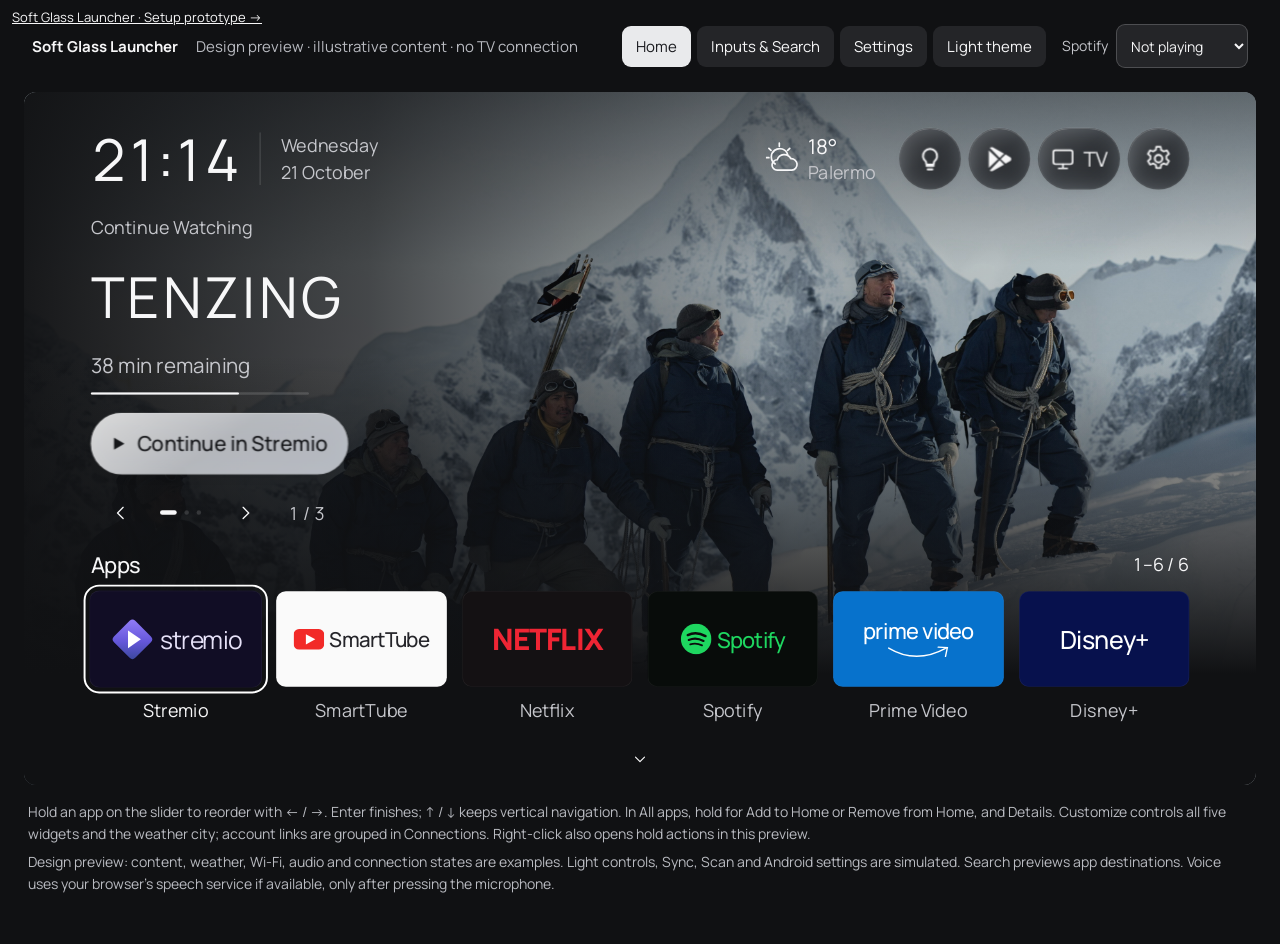
<file: design/launcher/index.html>
<!doctype html>
<html lang="en">
<head>
  <meta charset="utf-8">
  <meta name="viewport" content="width=device-width,initial-scale=1">
  <title>Soft Glass Launcher — design preview</title>
  <link rel="stylesheet" href="rail.css">
  <link rel="stylesheet" href="spotify-notch.css">
  <link rel="stylesheet" href="materials.css">
  <link rel="stylesheet" href="widgets.css">
  <link rel="stylesheet" href="customization.css">
  <link rel="stylesheet" href="glass-ui.css">
  <script src="directional-navigation.js" defer></script>
  <script src="press-actions.js" defer></script>
  <script src="rail.js" defer></script>
  <script src="commands.js" defer></script>
</head>
<body>
<a href="../onboarding/index.html" style="position:fixed;z-index:100;top:8px;left:12px;color:inherit;font:13px Manrope,sans-serif">Soft Glass Launcher · Setup prototype →</a>
<header class="preview-tools">
  <div><strong>Soft Glass Launcher</strong><span>Design preview · illustrative content · no TV connection</span></div>
  <nav aria-label="Preview views">
    <button data-preview="home" aria-pressed="true">Home</button>
    <button data-preview="lower" aria-pressed="false">Inputs & Search</button>
    <button data-preview="settings" aria-pressed="false">Settings</button>
    <button id="theme-preview" aria-pressed="false">Light theme</button>
    <label class="spotify-demo-control">Spotify
      <select id="spotify-preview" aria-label="Spotify playback example">
        <option value="off">Not playing</option>
        <option value="playing">Playing · demo</option>
      </select>
    </label>
  </nav>
</header>
<main class="preview-main">
<div class="viewport" id="viewport">
<div class="screen" id="screen" data-theme="dark" data-page="home">
<svg class="sprite" aria-hidden="true" xmlns="http://www.w3.org/2000/svg"><defs>
<symbol id="bulb" viewBox="0 0 24 24"><path d="M9 18h6M10 21h4M8.5 14.5a6 6 0 1 1 7 0L15 17H9z"/></symbol>
<symbol id="weather" viewBox="0 0 32 32"><path d="M13 4V1M5 8 3 6M21 8l2-2M3 15H0M9 21a8 8 0 1 1 12-9"/><path d="M11 27a5 5 0 1 1 0-10 7 7 0 0 1 13-1 5.5 5.5 0 1 1 1 11z"/></symbol>
<symbol id="settings" viewBox="0 0 24 24"><path d="m10 3-.5 3-2.4 1.4-2.9-1-2 3.3 2.3 2v2.7l-2.3 2 2 3.3 2.9-1L9.5 20l.5 3h4l.5-3 2.4-1.3 2.9 1 2-3.3-2.3-2v-2.7l2.3-2-2-3.3-2.9 1L14.5 6 14 3z" transform="translate(1 -1) scale(.91)"/><circle cx="12" cy="11.9" r="3.2"/></symbol>
<symbol id="inputs" viewBox="0 0 24 24"><rect x="3" y="5" width="18" height="13" rx="2"/><path d="M8 22h8M12 18v4M1 11h10M8 8l3 3-3 3"/></symbol>
<symbol id="grid" viewBox="0 0 24 24"><rect x="3" y="3" width="5" height="5" rx="1"/><rect x="16" y="3" width="5" height="5" rx="1"/><rect x="3" y="16" width="5" height="5" rx="1"/><rect x="16" y="16" width="5" height="5" rx="1"/></symbol>
<symbol id="chevron" viewBox="0 0 24 24"><path d="m6 9 6 6 6-6"/></symbol>
<symbol id="cloud" viewBox="0 0 32 32"><path d="M9 25a6 6 0 1 1 0-12 8 8 0 0 1 15-1 6.5 6.5 0 1 1 1 13z"/></symbol>
<symbol id="rain" viewBox="0 0 32 32"><path d="M9 21a5 5 0 1 1 0-10 7 7 0 0 1 13-1 5.5 5.5 0 1 1 1 11zM11 26l-1 3M18 26l-1 3M25 26l-1 3"/></symbol>
<symbol id="pencil" viewBox="0 0 24 24"><path d="m15.5 4.5 4 4M4 20l4.5-1 12-12a2.8 2.8 0 0 0-4-4L4.5 15z"/></symbol>
<symbol id="wifi" viewBox="0 0 24 24"><path d="M2 8a16 16 0 0 1 20 0M5 12a11 11 0 0 1 14 0M8.5 16a5 5 0 0 1 7 0"/><circle cx="12" cy="20" r=".6" fill="currentColor"/></symbol>
<symbol id="hdmi" viewBox="0 0 24 24"><path d="M4 8h16v7l-3 3H7l-3-3zM8 18v4M16 18v4M8 8V4M12 8V4M16 8V4"/></symbol>
<symbol id="plus" viewBox="0 0 24 24"><path d="M12 4v16M4 12h16"/></symbol>
<symbol id="play-store" viewBox="0 0 40 40"><path fill="none" d="M0,0h40v40H0V0z"/><g><path d="M19.7,19.2L4.3,35.3c0,0,0,0,0,0c0.5,1.7,2.1,3,4,3c0.8,0,1.5-0.2,2.1-0.6l0,0l17.4-9.9L19.7,19.2z" fill="#EA4335"/><path d="M35.3,16.4L35.3,16.4l-7.5-4.3l-8.4,7.4l8.5,8.3l7.5-4.2c1.3-0.7,2.2-2.1,2.2-3.6C37.5,18.5,36.6,17.1,35.3,16.4z" fill="#FBBC04"/><path d="M4.3,4.7C4.2,5,4.2,5.4,4.2,5.8v28.5c0,0.4,0,0.7,0.1,1.1l16-15.7L4.3,4.7z" fill="#4285F4"/><path d="M19.8,20l8-7.9L10.5,2.3C9.9,1.9,9.1,1.7,8.3,1.7c-1.9,0-3.6,1.3-4,3c0,0,0,0,0,0L19.8,20z" fill="#34A853"/></g></symbol>
<symbol id="play-store-mono" viewBox="0 0 40 40">
 <path fill="currentColor" d="M4.2 7.2v25.6L17.6 20Z"/>
 <path fill="currentColor" d="M5.7 3.8c.7-.9 1.6-1.3 2.6-1.3.7 0 1.3.2 1.8.5l16.2 9.1-6.4 6.3Z"/>
 <path fill="currentColor" d="M5.7 36.2c.7.9 1.6 1.3 2.6 1.3.7 0 1.3-.2 1.8-.5l16.2-9.1-6.4-6.3Z"/>
 <path fill="currentColor" d="m21.4 20 7-6.7 6.5 3.8c1 .6 1.8 1.7 1.8 2.9s-.8 2.3-1.8 2.9l-6.5 3.8Z"/>
</symbol>
</defs></svg>
<svg class="sprite" aria-hidden="true" xmlns="http://www.w3.org/2000/svg"><defs>
  <symbol id="tv" viewBox="0 0 24 24"><rect x="3" y="4" width="18" height="13" rx="2"/><path d="M8 21h8M12 17v4"/></symbol>
  <symbol id="sound" viewBox="0 0 24 24"><path d="m11 4-6 5H2v6h3l6 5zM15 8a6 6 0 0 1 0 8M18 4a11 11 0 0 1 0 16"/></symbol>
  <symbol id="power" viewBox="0 0 24 24"><path d="M12 3v9M6.5 5.5a9 9 0 1 0 11 0"/></symbol>
  <symbol id="power-off" viewBox="0 0 24 24"><circle cx="12" cy="12" r="8"/></symbol>
  <symbol id="check" viewBox="0 0 24 24"><path d="m5 12 4 4L19 6"/></symbol>
  <symbol id="search" viewBox="0 0 24 24"><circle cx="10.5" cy="10.5" r="6.5"/><path d="m16 16 5 5"/></symbol>
  <symbol id="microphone" viewBox="0 0 24 24"><rect x="8" y="2" width="8" height="13" rx="4"/><path d="M5 10v2a7 7 0 0 0 14 0v-2M12 19v3M8 22h8"/></symbol>
  <symbol id="picture" viewBox="0 0 24 24"><rect x="3" y="3" width="18" height="18" rx="3"/><circle cx="9" cy="8" r="1.5"/><path d="m3 17 6-6 4 4 3-3 5 5"/></symbol>
  <symbol id="customize" viewBox="0 0 24 24"><path d="M4 6h7m5 0h4M4 12h2m5 0h9M4 18h10m5 0h1"/><circle cx="13.5" cy="6" r="2.5"/><circle cx="8.5" cy="12" r="2.5"/><circle cx="16.5" cy="18" r="2.5"/></symbol>
  <symbol id="accessibility" viewBox="0 0 24 24"><circle cx="12" cy="4" r="2"/><path d="m4 8 8 2 8-2M12 10v5m0 0-4 6m4-6 4 6"/></symbol>
  <symbol id="close" viewBox="0 0 24 24"><path d="m6 6 12 12M18 6 6 18"/></symbol>
  <symbol id="left" viewBox="0 0 24 24"><path d="m14 5-7 7 7 7"/></symbol>
  <symbol id="right" viewBox="0 0 24 24"><path d="m10 5 7 7-7 7"/></symbol>
  <symbol id="play" viewBox="0 0 24 24"><path d="m7 4 14 8-14 8z" fill="currentColor" stroke="none"/></symbol>
  <symbol id="brand-stremio" viewBox="0 0 100 100"><defs><linearGradient id="stremio-brand" x2="1" y2="1"><stop stop-color="#947ef8"/><stop offset=".55" stop-color="#6557da"/><stop offset="1" stop-color="#39479a"/></linearGradient></defs><rect x="16" y="16" width="68" height="68" rx="9" transform="rotate(45 50 50)" fill="url(#stremio-brand)"/><path fill="white" d="m40 30 29 20-29 20z"/></symbol>
  <symbol id="brand-tube" viewBox="0 0 72 52"><rect y="2" width="72" height="48" rx="13" fill="#f22a28"/><path d="m29 14 22 12-22 12z" fill="white"/></symbol>
  <symbol id="brand-spotify" viewBox="0 0 64 64"><circle cx="32" cy="32" r="31" fill="#1ed760"/><g fill="none" stroke="#0b0c0c" stroke-linecap="round"><path d="M15 24c12-6 25-4 36 2" stroke-width="5"/><path d="M17 34c11-5 21-3 30 2" stroke-width="4.3"/><path d="M20 43c9-3 16-2 24 2" stroke-width="3.7"/></g></symbol>
</defs></svg>
<div class="backdrop" aria-hidden="true"></div>
<div class="backdrop-shade" aria-hidden="true"></div>
<div class="widgets-shade" aria-hidden="true"></div>
<div class="page-content" id="page-content">
  <header class="tv-header">
    <div class="time">21:14</div><div class="date">Wednesday<br>21 October</div>
    <nav class="utilities" aria-label="Home controls" data-focus-row="header">
      <button class="weather-peek" data-panel="weather" aria-label="Palermo weather"><svg class="icon"><use href="#weather"/></svg><span>18°<small>Palermo</small></span></button>
      <div class="spotify-notch" id="spotify-notch" hidden>
        <a class="spotify-notch-link" href="https://open.spotify.com/" target="_blank" rel="noopener noreferrer" aria-label="Open Spotify — Midnight City by M83" title="Open Spotify">
          <span class="spotify-notch-art"><img src="spotify-cover.svg" alt=""><svg class="spotify-notch-brand" aria-hidden="true"><use href="#brand-spotify"/></svg></span>
          <span class="spotify-notch-copy"><strong>Midnight City</strong><span>M83</span></span>
          <span class="spotify-notch-levels" aria-hidden="true"><i></i><i></i><i></i></span>
        </a>
      </div>
      <button class="utility" data-panel="lights" aria-label="Lights"><svg class="icon"><use href="#bulb"/></svg></button>
      <button class="utility" data-system="Play Store" aria-label="Google Play Store"><svg class="store-icon"><use href="#play-store-mono"/></svg></button>
      <button class="utility tv-shortcut" data-system="TV" aria-label="TV — live television"><svg class="icon"><use href="#tv"/></svg><span>TV</span></button>
      <button class="utility" id="settings-trigger" data-panel="settings" aria-label="Settings"><svg class="icon"><use href="#settings"/></svg></button>
    </nav>
  </header>
  <section class="hero" aria-label="Continue Watching">
    <p class="queue-heading">Continue Watching</p>
    <div class="title-space"><h1>TENZING</h1></div>
    <p class="remaining">38 min remaining</p>
    <div class="progress" role="progressbar" aria-label="Playback progress" aria-valuemin="0" aria-valuemax="100" aria-valuenow="68"><span></span></div>
    <div data-focus-row="resume"><button class="continue" data-system="Continue in Stremio"><svg class="icon"><use href="#play"/></svg>Continue in Stremio</button></div>
    <nav class="pagination" aria-label="Continue Watching titles" data-focus-row="pagination">
      <button aria-label="Previous title" data-title-step="-1"><svg class="icon"><use href="#left"/></svg></button>
      <div class="dots" aria-hidden="true"><i class="active"></i><i></i><i></i></div>
      <button aria-label="Next title" data-title-step="1"><svg class="icon"><use href="#right"/></svg></button>
      <span id="title-position">1 / 3</span>
    </nav>
  </section>
  <section class="app-section" aria-labelledby="apps-heading">
    <div class="rail-heading"><h2 id="apps-heading">Apps</h2><span class="rail-position" id="rail-position" aria-live="off">1–6 / 12</span></div>
    <div class="rail-viewport"><div class="app-track" id="app-track" data-focus-row="apps"></div></div>
  </section>
  <section class="home-controls" aria-label="Home shortcuts and devices">
    <div class="control-groups" data-focus-row="controls">
      <section class="inputs-group" data-widget="inputs"><h2>Inputs</h2><div class="input-items">
        <button class="source" data-system="AV"><svg class="icon"><use href="#inputs"/></svg><span>AV</span></button>
        <button class="source" data-system="HDMI 1"><svg class="icon"><use href="#hdmi"/></svg><span>HDMI 1</span></button>
        <button class="source" data-system="HDMI 2"><svg class="icon"><use href="#hdmi"/></svg><span>HDMI 2</span></button>
        <button class="source" data-system="HDMI 3"><svg class="icon"><use href="#hdmi"/></svg><span>HDMI 3</span></button>
      </div></section>
      <section class="search-group" data-widget="search" aria-labelledby="search-heading">
        <h2 id="search-heading"><label for="tv-command">Search</label></h2>
        <form class="command-box" id="command-form" role="search" aria-label="Search movies, music or apps">
          <input id="tv-command" type="text" maxlength="240" placeholder="Movies, music or apps" aria-label="What would you like to watch, listen to or install?" autocomplete="off" enterkeyhint="search">
          <button class="command-action" id="voice-command" type="button" aria-label="Speak a command" aria-pressed="false"><svg class="icon" aria-hidden="true"><use href="#microphone"/></svg></button>
          <button class="command-action" type="submit" aria-label="Search"><svg class="icon" aria-hidden="true"><use href="#search"/></svg></button>
        </form>
        <output class="command-result" id="command-result" aria-live="polite" hidden></output>
      </section>
    </div>
    <div class="widgets" data-focus-row="widgets">
      <button class="forecast widget" data-widget="weather" data-panel="weather" aria-label="Palermo forecast, 18 degrees, cloudy">
        <div class="widget-heading"><h2 id="weather-city-label">Palermo</h2><span>Weather<svg class="icon"><use href="#right"/></svg></span></div>
        <div class="forecast-body"><div class="current"><strong><svg class="icon"><use href="#cloud"/></svg>18°</strong><span>Cloudy</span><small>High 19° · Low 14°</small></div>
        <div class="hours"><div><small>Now</small><svg class="icon"><use href="#cloud"/></svg><span>18°</span></div><div><small>22:00</small><svg class="icon"><use href="#cloud"/></svg><span>17°</span></div><div><small>23:00</small><svg class="icon"><use href="#rain"/></svg><span>17°</span></div><div><small>00:00</small><svg class="icon"><use href="#rain"/></svg><span>16°</span></div></div></div>
      </button>
      <div class="right-widgets">
        <section class="lights widget" data-widget="lights" aria-labelledby="lights-heading">
          <div class="widget-heading"><h2 id="lights-heading">Lights</h2><svg class="icon" aria-hidden="true"><use href="#bulb"/></svg></div>
          <div class="light-list" id="home-light-list"></div>
        </section>
        <section class="status-widget widget" data-widget="connections" aria-label="TV connection and apps">
          <button class="status-row" data-system="Wi-Fi" aria-label="Wi-Fi settings, Home Wi-Fi"><svg class="icon" aria-hidden="true"><use href="#wifi"/></svg><span><small>Wi-Fi</small><strong>Home Wi-Fi</strong></span><svg class="icon status-arrow" aria-hidden="true"><use href="#right"/></svg></button>
          <button class="status-row" data-system="Sound" aria-label="Sound settings, ARC, PCM"><svg class="icon" aria-hidden="true"><use href="#sound"/></svg><span><small>Audio</small><strong>ARC · PCM</strong></span><svg class="icon status-arrow" aria-hidden="true"><use href="#right"/></svg></button>
          <button class="status-row all-apps-row" data-panel="apps"><svg class="icon" aria-hidden="true"><use href="#grid"/></svg><span>All apps</span><svg class="icon status-arrow" aria-hidden="true"><use href="#right"/></svg></button>
        </section>
      </div>
    </div>
  </section>
</div>
<div class="page-cue" aria-hidden="true"><svg class="icon"><use href="#chevron"/></svg></div>
<div class="scrim" id="scrim" hidden></div>
<aside class="quick-panel" id="quick-panel" role="dialog" aria-modal="true" aria-labelledby="panel-title" hidden>
  <header class="panel-heading"><div><h2 id="panel-title">Settings</h2><p id="panel-subtitle">Wednesday, 21 October</p></div><button class="panel-close" id="panel-close" aria-label="Close"><svg class="icon"><use href="#close"/></svg></button></header>
  <div id="panel-body"></div>
</aside>
<div class="app-context" id="app-context" role="dialog" aria-modal="true" aria-labelledby="app-context-title" hidden></div>
</div>
</div>
<div class="preview-caption"><p>Hold an app on the slider to reorder with ← / →. Enter finishes; ↑ / ↓ keeps vertical navigation. In All apps, hold for Add to Home or Remove from Home, and Details. Customize controls all five widgets and the weather city; account links are grouped in Connections. Right-click also opens hold actions in this preview.</p><p id="preview-note" aria-live="polite">Design preview: content, weather, Wi-Fi, audio and connection states are examples. Light controls, Sync, Scan and Android settings are simulated. Search previews app destinations. Voice uses your browser’s speech service if available, only after pressing the microphone.</p></div>
</main>
</body>
</html>
</file>
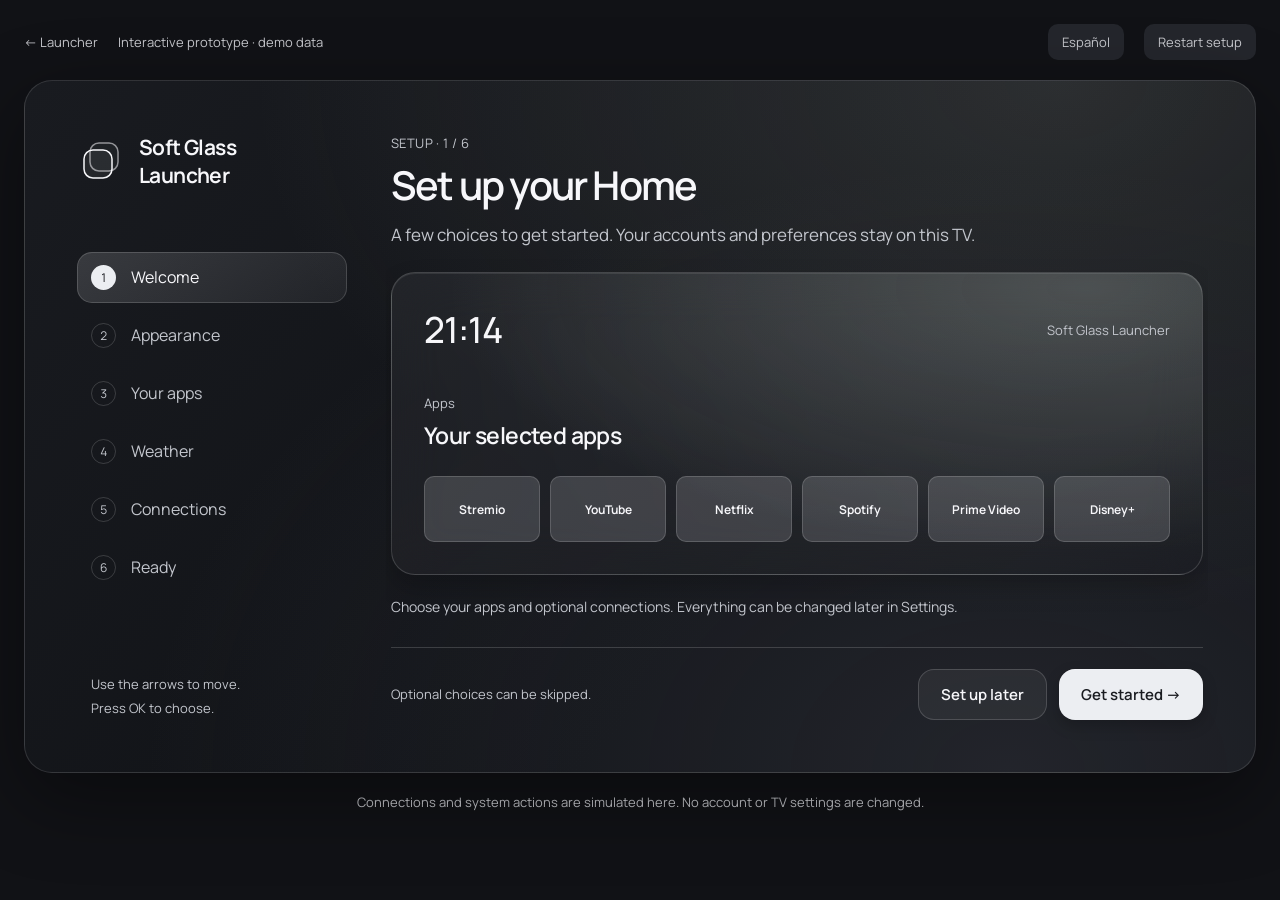
<file: design/onboarding/index.html>
<!doctype html>
<html lang="en">
<head>
  <meta charset="utf-8">
  <meta name="viewport" content="width=device-width, initial-scale=1">
  <meta name="color-scheme" content="dark light">
  <title>Soft Glass Launcher · Setup</title>
  <link rel="stylesheet" href="onboarding.css">
  <script src="onboarding.js" defer></script>
</head>
<body>
  <div class="preview-tools" aria-label="Prototype controls">
    <a href="../launcher/index.html">← Launcher</a>
    <span>Interactive prototype · demo data</span>
    <button id="language" type="button">Español</button>
    <button id="reset" type="button">Restart setup</button>
  </div>
  <main class="setup" data-theme="dark">
    <aside class="sidebar">
      <div class="identity"><svg viewBox="0 0 48 48" aria-hidden="true"><rect x="13" y="6" width="28" height="28" rx="9"/><rect x="7" y="13" width="28" height="28" rx="9"/></svg><span>Soft Glass<br>Launcher</span></div>
      <nav id="steps" aria-label="Setup steps"></nav>
      <p class="remote-hint" id="remote-hint">Use the arrows to move.<br>Press OK to choose.</p>
    </aside>
    <section class="workspace" aria-labelledby="title">
      <header><p id="eyebrow"></p><h1 id="title"></h1><p id="description"></p></header>
      <div id="content" class="content"></div>
      <footer><button id="back" class="secondary" type="button">Back</button><div class="footer-note" id="footer-note"></div><button id="later" class="secondary" type="button">Skip</button><button id="next" class="primary" type="button">Continue <span aria-hidden="true">→</span></button></footer>
    </section>
  </main>
  <p class="preview-note" id="preview-note" role="status" aria-live="polite">Connections and system actions are simulated here. No account or TV settings are changed.</p>
</body>
</html>
</file>
<file: design/launcher/rail.css>
:root{color-scheme:dark;font-family:Manrope,system-ui,sans-serif;background:#101113;color:#f7f7f8;font-synthesis:none}
*{box-sizing:border-box}body{margin:0}button,input{font:inherit}button{cursor:pointer;color:inherit;border:0;padding:0;background:none;user-select:none}button:focus{outline:none}button:focus-visible{outline:3px solid var(--ink,#fff);outline-offset:6px}button:active{opacity:.8}button:disabled{cursor:default;opacity:.4}svg{display:block}.sprite{position:absolute;width:0;height:0;overflow:hidden}.icon{width:44px;height:44px;fill:none;stroke:currentColor;stroke-width:1.6;stroke-linecap:round;stroke-linejoin:round;flex-shrink:0}h1,h2,p{margin:0}h2{font-weight:500;letter-spacing:-.02em}
.preview-tools{padding:24px 32px;display:flex;gap:24px;justify-content:space-between;align-items:center;max-width:1600px;margin:auto;font:15px/1.4 system-ui,sans-serif}.preview-tools>div{display:flex;gap:18px;align-items:center}.preview-tools span{color:#b9bbc1}.preview-tools nav{display:flex;gap:6px;flex-wrap:wrap}.preview-tools button{padding:10px 14px;border-radius:9px;background:#242528}.preview-tools button[aria-pressed=true]{background:#e9eaec;color:#191a1e}.preview-main{max-width:1600px;margin:0 auto 32px;padding:0 24px}.viewport{width:100%;aspect-ratio:16/9;position:relative;overflow:hidden;border-radius:12px;background:#101113}.screen{--ink:#f7f7f8;--muted:#c5c6cb;--base:#101113;--surface:#242528;--surface-alt:#303236;--line:#ffffff24;--control:#ffffff12;--focus:#fff;--panel:#242528;--accent:#ebecef;--on-accent:#151619;position:relative;width:1920px;height:1080px;transform:scale(var(--scale,1));transform-origin:top left;overflow:hidden;background:var(--base);color:var(--ink)}.screen[data-theme=light]{--ink:#191a1e;--muted:#53555c;--base:#f2f2f4;--surface:#fcfcfd;--surface-alt:#e4e5e8;--line:#00000020;--control:#00000008;--focus:#25262b;--panel:#f2f2f4;--accent:#292b30;--on-accent:#fff;color-scheme:light}.page-content{position:absolute;inset:0;height:1780px;transform:translateY(0);transition:transform 280ms cubic-bezier(.2,.8,.2,1)}.screen[data-page=lower] .page-content{transform:translateY(-700px)}.backdrop{position:absolute;inset:0 0 auto;height:1100px;background:url('tenzing.jpg') 62% 38%/cover no-repeat}.backdrop-shade{position:absolute;inset:0 0 auto;height:1160px;background:linear-gradient(0deg,var(--base) 16%,transparent 62%),linear-gradient(90deg,rgba(16,17,19,.97) 0%,rgba(16,17,19,.76) 28%,rgba(16,17,19,.27) 60%,rgba(16,17,19,.18)),linear-gradient(180deg,rgba(16,17,19,.5),transparent 25%)}.screen[data-theme=light] .backdrop-shade{background:linear-gradient(0deg,var(--base) 16%,transparent 65%),linear-gradient(90deg,rgba(242,242,244,.98),rgba(242,242,244,.85) 30%,rgba(242,242,244,.2) 65%),linear-gradient(180deg,rgba(242,242,244,.44),transparent 25%)}
.tv-header{position:absolute;left:104px;right:104px;top:56px;height:112px;display:flex;align-items:center;gap:34px}.time{font-size:90px;line-height:1;font-weight:400;letter-spacing:-.05em;font-variant-numeric:tabular-nums}.date{font-size:28px;line-height:1.45;border-left:2px solid var(--line);padding-left:32px;color:var(--muted)}.utilities{margin-left:auto;display:flex;gap:12px;align-items:center}.utility{width:96px;height:96px;border-radius:50%;display:flex;align-items:center;justify-content:center;background:var(--control)}.weather-peek{display:flex;align-items:center;gap:14px;height:96px;padding:0 24px 0 12px;border-radius:20px;text-align:left}.weather-peek>.icon{width:52px;height:52px}.weather-peek>span{font-size:32px;line-height:1.15}.weather-peek small{font-size:28px;color:var(--muted);display:block;margin-top:5px}.tv-shortcut{width:128px;border-radius:48px;gap:12px;font-size:32px}.tv-shortcut .icon{width:40px;height:40px}.store-icon{width:43px;height:43px;fill:currentColor}
.hero{position:absolute;top:212px;left:104px;width:850px}.queue-heading{font-size:28px;color:var(--muted);font-weight:400;letter-spacing:0}.title-space{height:160px;display:flex;align-items:center;margin-top:8px}.hero h1{font-size:88px;line-height:1.05;font-weight:400;letter-spacing:5px;max-height:186px;overflow:hidden;display:-webkit-box;-webkit-line-clamp:2;-webkit-box-orient:vertical}.remaining{font-size:32px;line-height:1.3;color:var(--muted);margin-top:8px}.progress{height:4px;border-radius:4px;width:340px;background:var(--line);margin:20px 0 28px;overflow:hidden}.progress span{display:block;width:68%;height:100%;background:var(--ink);border-radius:inherit}.continue{height:96px;padding:0 32px 0 28px;background:var(--accent);color:var(--on-accent);border-radius:48px;display:flex;gap:16px;align-items:center;font-size:32px;font-weight:500}.continue .icon{width:28px;height:28px}.pagination{display:flex;align-items:center;gap:12px;margin-top:12px;height:96px}.pagination button{width:96px;height:96px;border-radius:48px;display:grid;place-items:center}.pagination .icon{width:30px;height:30px}.dots{display:flex;align-items:center;gap:12px;min-width:72px}.dots i{width:7px;height:7px;background:var(--line);border-radius:4px}.dots .active{width:26px;background:var(--ink)}.pagination>span{font-size:28px;color:var(--muted);margin-left:8px;font-variant-numeric:tabular-nums}
.app-section{position:absolute;left:0;right:0;top:744px;height:282px}.rail-heading{height:52px;margin:0 104px;display:flex;align-items:center;justify-content:space-between}.rail-heading h2{font-size:34px}.rail-position{font-size:28px;color:var(--ink);font-variant-numeric:tabular-nums}.rail-viewport{margin-left:88px;width:1744px;height:230px;overflow:hidden}.app-track{display:flex;align-items:flex-start;gap:24px;padding:16px;width:max-content;transform:translateX(var(--rail-x,0px));transition:transform 160ms cubic-bezier(.2,.8,.2,1)}.app-tile{display:flex;flex:0 0 265.333333px;width:265.333333px;flex-direction:column;align-items:center;gap:18px;text-align:center;border-radius:15px}.app-banner{width:265.333333px;height:149.25px;border-radius:15px;display:flex;align-items:center;justify-content:center;gap:8px;position:relative;box-shadow:inset 0 0 0 1px #ffffff12;transition:transform 160ms cubic-bezier(.2,.8,.2,1)}.app-label{display:block;max-width:100%;height:36px;padding:0 6px;overflow:hidden;text-overflow:ellipsis;white-space:nowrap;font-size:28px;line-height:36px;color:var(--muted)}.app-tile:focus-visible{outline:none}.app-tile:focus .app-banner{outline:3px solid var(--focus);outline-offset:6px;transform:scale(1.015)}.app-tile:focus .app-label{color:var(--ink)}.app-banner svg{flex:none}.brand-stremio{background:#110d25;color:#e6e1f8;font-size:38px;font-weight:400;letter-spacing:-1.2px}.brand-stremio svg{width:68px;height:68px}.brand-smarttube{background:#fafafa;color:#25252a;font-size:32px;font-weight:500;letter-spacing:-1px}.brand-smarttube svg{width:48px;height:36px}.brand-netflix{background:#141113;color:#ef2534;font-family:'Arial Narrow',Impact,sans-serif;font-size:46px;font-weight:800;letter-spacing:-1.5px}.brand-spotify{background:#080c0a;color:#1ed760;font-size:34px;font-weight:500;letter-spacing:-1px}.brand-spotify svg{width:49px;height:49px}.brand-prime{background:#0772cc;color:#fff;font-size:34px;font-weight:500;letter-spacing:-1px;flex-direction:column;gap:0}.brand-prime svg{width:120px;height:25px;fill:none;stroke:white;stroke-width:3;stroke-linecap:round}.brand-disney{background:#07114d;color:#fff;font-size:39px;font-weight:500;font-style:italic;letter-spacing:-1.5px}.brand-twitch{background:#6441a5;color:#fff;font-size:40px;font-weight:650}.brand-kodi{background:#10232b;color:#e0f5fc;font-size:39px;letter-spacing:4px}.brand-vlc{background:#fff7ec;color:#ab4d0d;font-size:38px}.brand-play{background:#fafafa;color:#28292f;font-size:28px;gap:12px}.brand-play svg{width:44px;height:44px}.brand-remapper{background:#28374c;color:#e8edf4;font-size:32px;line-height:1.2}.brand-youtube{background:#fff;color:#262629;font-size:32px;font-weight:500}.brand-youtube svg{width:52px;height:38px}
.home-controls{position:absolute;top:1110px;left:104px;right:104px}.control-groups{display:grid;grid-template-columns:1.08fr 1fr;gap:76px}.control-groups h2{font-size:34px;margin-bottom:22px}.input-items,.shortcut-items{display:flex;gap:20px}.source{background:var(--control);min-width:0;flex:1;height:140px;border-radius:19px;display:flex;align-items:center;justify-content:center;flex-direction:column;gap:18px;font-size:28px;line-height:1.2}.source .icon{width:44px;height:44px;color:var(--ink)}.source>span{color:var(--ink)}.widgets{display:grid;grid-template-columns:1.65fr 1fr;gap:32px;margin-top:44px}.widget{background:var(--surface);border-radius:24px;padding:28px 32px;text-align:left;height:340px;min-width:0}.widget-heading{display:flex;align-items:center;justify-content:space-between;min-height:52px;margin-bottom:20px}.widget-heading h2{font-size:34px}.widget-heading>span{font-size:28px;color:var(--muted);display:flex;align-items:center;gap:8px}.widget-heading>span .icon{width:28px;height:28px}.forecast-body{display:flex;gap:44px;align-items:center}.current{display:flex;flex-direction:column;gap:8px;min-width:275px}.current strong{font-size:94px;font-weight:400;line-height:1;display:flex;align-items:center;gap:18px;letter-spacing:-4px}.current strong .icon{width:66px;height:66px}.current>span{font-size:32px}.current small{font-size:28px;color:var(--muted)}.hours{display:flex;justify-content:space-between;gap:26px;flex:1}.hours>div{display:flex;flex-direction:column;align-items:center;gap:20px}.hours small{font-size:28px;color:var(--muted);white-space:nowrap}.hours span{font-size:32px}.hours .icon{width:40px;height:40px}.lights{padding-top:20px}.lights .widget-heading{margin-bottom:4px}.widget-link{height:80px;width:80px;display:grid;place-items:center;border-radius:40px}.widget-link .icon{width:28px;height:28px}.light-row{display:flex;gap:20px;align-items:center;height:96px}.light-row> .icon{width:36px;height:36px;color:var(--muted)}.light-row>span{flex:1;font-size:32px;line-height:1.2;min-width:0;overflow:hidden;text-overflow:ellipsis;white-space:nowrap}.light-row small{display:block;font-size:28px;color:var(--muted);margin-top:5px}.rename{width:96px;height:96px;display:grid;place-items:center;border-radius:20px}.rename .icon{width:28px;height:28px;color:var(--muted)}.power{position:relative;width:100px;height:96px;flex-shrink:0;border-radius:20px}.power::before{content:'';position:absolute;left:8px;top:25px;width:84px;height:46px;border-radius:25px;background:var(--surface-alt)}.power i{position:absolute;width:36px;height:36px;border-radius:50%;top:30px;left:13px;background:var(--muted);transition:transform 160ms ease-out}.power[aria-checked=true]::before{background:var(--accent)}.power[aria-checked=true] i{background:var(--on-accent);transform:translateX(38px)}.page-cue{position:absolute;bottom:8px;left:912px;width:96px;height:64px;border-radius:30px;display:grid;place-items:center}.page-cue .icon{width:28px;height:28px;transition:transform 180ms ease-out}.screen[data-page=lower] .page-cue .icon{transform:rotate(180deg)}
.scrim{position:absolute;inset:0;background:#0006}.quick-panel{position:absolute;right:24px;top:24px;bottom:24px;width:640px;padding:42px 40px 36px;border-radius:30px;background:var(--panel);box-shadow:0 0 0 1px var(--line);overflow:auto;overscroll-behavior:contain}.quick-panel[hidden],.scrim[hidden]{display:none}.panel-heading{display:flex;align-items:flex-start;justify-content:space-between;gap:16px;margin-bottom:38px}.panel-heading h2{font-size:46px;line-height:1.2;font-weight:500;letter-spacing:-1px}.panel-heading p{font-size:28px;color:var(--muted);line-height:1.35;margin-top:12px;max-width:400px}.panel-close{width:96px;height:96px;border-radius:48px;background:var(--control);display:grid;place-items:center;flex:none;margin-top:-12px;margin-right:-14px}.panel-close .icon{width:32px;height:32px}.settings-grid{display:grid;grid-template-columns:1fr 1fr;gap:18px}.setting-tile{border-radius:22px;height:172px;padding:26px;display:flex;flex-direction:column;align-items:flex-start;justify-content:space-between;background:var(--control);font-size:32px;text-align:left}.setting-tile .icon{width:44px;height:44px}.setting-tile:focus{background:var(--accent);color:var(--on-accent);outline:3px solid var(--focus);outline-offset:4px}.all-settings{margin-top:30px;border-top:2px solid var(--line);padding-top:24px;width:100%;height:100px;display:flex;align-items:center;justify-content:space-between;font-size:32px;border-radius:0}.all-settings .icon{width:28px;height:28px}.settings-footer{margin-top:34px;color:var(--muted);font-size:28px;line-height:1.5}.panel-row{display:flex;align-items:center;justify-content:space-between;gap:18px;min-height:110px;width:100%;font-size:32px;border-bottom:1px solid var(--line);text-align:left;padding:14px 0}.panel-row .icon{width:30px;height:30px}.panel-row small{color:var(--muted);font-size:28px}.theme-choices{display:grid;grid-template-columns:repeat(3,1fr);gap:14px;margin:10px 0 30px}.theme-choices button{height:104px;border-radius:18px;background:var(--control);font-size:28px}.theme-choices button[aria-pressed=true]{background:var(--accent);color:var(--on-accent)}.app-directory{display:grid;grid-template-columns:1fr 1fr;gap:12px 18px}.directory-item{display:flex;align-items:center;gap:14px;min-height:96px;padding:12px 8px;font-size:28px;text-align:left;border-radius:14px}.directory-mark{width:54px;height:54px;background:var(--control);display:grid;place-items:center;border-radius:12px;font-size:22px;color:var(--muted)}.directory-mark svg{width:36px;height:36px}.panel-weather-current{font-size:112px;font-weight:400;letter-spacing:-5px;line-height:1.2;margin-top:20px}.weather-condition{font-size:32px;margin:8px 0 38px}.panel-text{font-size:28px;line-height:1.5;color:var(--muted)}.rename-input{width:100%;font-size:32px;min-height:96px;border:2px solid var(--line);background:var(--control);border-radius:16px;padding:18px;color:var(--ink);margin-top:24px}.save-name{margin-top:24px;background:var(--accent);color:var(--on-accent);width:100%;height:96px;border-radius:20px;font-size:32px}.preview-caption{padding:16px 4px;font:14px/1.6 system-ui,sans-serif;color:#b9bbc1}.preview-caption p+p{margin-top:5px}.capture .preview-tools,.capture .preview-caption{display:none}.capture .preview-main{margin:0;padding:0;max-width:none}.capture .viewport{width:1920px;height:1080px;border-radius:0}.capture .screen{--scale:1!important}
@media(prefers-reduced-motion:reduce){*,*::before,*::after{transition:none!important;animation:none!important;scroll-behavior:auto!important}}.screen.reduced-motion *{transition:none!important;animation:none!important}
@media(max-width:900px){.preview-tools{align-items:flex-start;flex-direction:column;padding:20px}.preview-tools>div{align-items:flex-start;flex-direction:column;gap:5px}.preview-main{padding:0 12px}.preview-tools nav{gap:8px}.preview-tools button{min-height:44px}.preview-caption{font-size:13px}}
</file>
<file: design/launcher/spotify-notch.css>
.spotify-demo-control{display:flex;align-items:center;gap:8px;padding-left:10px;color:#c5c6cb;font-size:14px}
.spotify-demo-control select{font:inherit;min-height:44px;max-width:170px;padding:8px 10px;color:#f7f7f8;background:#242528;border:1px solid #ffffff30;border-radius:9px}
.spotify-demo-control select:focus-visible{outline:2px solid #f7f7f8;outline-offset:3px}
.preview-tools nav{align-items:center}
.spotify-notch{position:relative;flex:0 0 360px;width:360px;height:96px}
.spotify-notch[hidden]{display:none}
.spotify-notch-link{position:relative;isolation:isolate;display:grid;grid-template-columns:56px minmax(0,1fr)24px;gap:12px;align-items:center;width:100%;height:96px;padding:0 14px;border-radius:48px;color:var(--ink);text-decoration:none;user-select:none}
.spotify-notch-link::before{content:'';position:absolute;z-index:-1;inset:8px 0;border-radius:42px;background:var(--surface);box-shadow:inset 0 0 0 1px var(--line)}
.spotify-notch-link:focus{outline:none}
.spotify-notch-link:focus-visible::before{outline:3px solid var(--focus);outline-offset:5px}
.spotify-notch-link:active{opacity:.8}
.spotify-notch-art{position:relative;width:56px;height:56px;flex:none}
.spotify-notch-art>img{display:block;width:56px;height:56px;object-fit:cover;border-radius:12px}
.spotify-notch-brand{position:absolute;right:-4px;bottom:-3px;width:23px;height:23px;border:3px solid var(--surface);border-radius:50%;background:#1ed760}
.spotify-notch-copy{display:flex;flex-direction:column;gap:0;min-width:0;text-align:left}
.spotify-notch-copy strong{font-size:28px;line-height:31px;font-weight:500;white-space:nowrap;text-overflow:ellipsis;overflow:hidden;letter-spacing:-.015em}
.spotify-notch-copy>span{font-size:28px;line-height:31px;font-weight:400;color:var(--muted);white-space:nowrap;text-overflow:ellipsis;overflow:hidden}
.spotify-notch-levels{display:flex;align-items:center;justify-content:center;gap:4px;height:28px;color:#1ed760}
.screen[data-theme=light] .spotify-notch-levels{color:#16783b}
.spotify-notch-levels i{display:block;width:4px;height:24px;border-radius:3px;background:currentColor;transform:scaleY(.4);animation:spotify-level 1100ms ease-in-out infinite;transform-origin:center}
.spotify-notch-levels i:nth-child(2){transform:scaleY(.85);animation-delay:-370ms}
.spotify-notch-levels i:nth-child(3){transform:scaleY(.6);animation-delay:-740ms}
@keyframes spotify-level{0%,100%{transform:scaleY(.35)}50%{transform:scaleY(.85)}}
.screen.reduced-motion .spotify-notch-levels i{animation:none!important}
.screen[data-page=lower] .spotify-notch-levels i,.page-content[inert] .spotify-notch-levels i{animation-play-state:paused}
@media(prefers-reduced-motion:reduce){.spotify-notch-levels i{animation:none!important}}
@media(max-width:900px){.spotify-demo-control{padding-left:0;min-height:48px}.spotify-demo-control select{min-height:48px}}
</file>
<file: design/launcher/materials.css>
/* Material stays on the controls; the app rail retains its unboxed banners. */
.screen{
  --glass-fill:rgba(52,55,61,.6);
  --glass-sheen:linear-gradient(145deg,rgba(255,255,255,.12),rgba(255,255,255,.025) 52%,rgba(0,0,0,.08));
  --glass-edge:rgba(255,255,255,.15);
  --glass-light:rgba(255,255,255,.24);
  --glass-shadow:rgba(0,0,0,.12);
}
.screen[data-theme=light]{
  --control:rgba(184,184,188,.35);
  --surface-alt:#e4e4e6;
  --glass-fill:rgba(194,194,198,.45);
  --glass-sheen:linear-gradient(145deg,rgba(255,255,255,.5),rgba(255,255,255,.1) 45%,rgba(98,98,102,.06));
  --glass-edge:rgba(58,58,62,.12);
  --glass-light:rgba(255,255,255,.85);
  --glass-shadow:rgba(52,52,56,.1);
}
.utility,.source,.panel-close,.setting-tile:not(:focus),.spotify-notch-link::before{
  background:var(--glass-sheen),var(--glass-fill);
  box-shadow:inset 0 1px 0 var(--glass-light),inset 0 0 0 1px var(--glass-edge),0 5px 15px -10px var(--glass-shadow);
  backdrop-filter:blur(12px) saturate(115%);
  -webkit-backdrop-filter:blur(12px) saturate(115%);
}
.screen[data-theme=light] .quick-panel{
  background:linear-gradient(145deg,rgba(252,252,253,.94),rgba(235,235,238,.96));
  box-shadow:inset 0 1px 0 #ffffffd9,inset 0 0 0 1px #55555a1a,0 20px 60px -30px #34343830;
  backdrop-filter:blur(16px) saturate(110%);
  -webkit-backdrop-filter:blur(16px) saturate(110%);
}
.screen[data-theme=light] .widget{
  background:linear-gradient(145deg,rgba(255,255,255,.96),rgba(239,239,242,.97));
  box-shadow:inset 0 1px 0 #fff,inset 0 0 0 1px #62626814;
}
@media(prefers-reduced-transparency:reduce),(prefers-contrast:more){
  .utility,.source,.panel-close,.setting-tile:not(:focus),.spotify-notch-link::before,
  .screen[data-theme=light] .quick-panel,.screen[data-theme=light] .widget{
    background:var(--surface-alt);
    backdrop-filter:none;
    -webkit-backdrop-filter:none;
    box-shadow:inset 0 0 0 1px var(--focus);
  }
}
</file>
<file: design/launcher/widgets.css>
/* Two equal three-app spans, sharing the rail's 24px gutter. */
.screen{--column-gap:24px}
.control-groups,.widgets{
  grid-template-columns:repeat(2,minmax(0,1fr));
  column-gap:var(--column-gap);
}
.input-items{gap:var(--column-gap)}
.right-widgets{
  display:grid;
  grid-template-columns:repeat(2,minmax(0,1fr));
  gap:var(--column-gap);
}
.source{height:128px;gap:14px}
.source .icon{width:40px;height:40px}
.forecast-body{gap:24px}
.current{min-width:240px}
.hours{gap:16px}
.lights{padding:24px}
.lights .widget-heading{min-height:52px;margin-bottom:20px}
.lights .widget-heading>.icon{width:34px;height:34px;color:var(--muted)}
.light-list,.panel-lights{display:grid;gap:12px}
.light-row{display:flex;gap:12px;height:96px;min-width:0}
.power{
  position:relative;
  display:flex;
  align-items:center;
  justify-content:center;
  gap:16px;
  flex:1;
  min-width:96px;
  width:auto;
  height:96px;
  padding:14px 20px;
  border-radius:40px;
  text-align:center;
  color:var(--ink);
  background:var(--control);
  box-shadow:inset 0 0 0 1px var(--line);
}
.power::before{content:none}
.power[aria-pressed=true]{background:var(--accent);color:var(--on-accent);box-shadow:none}
.power>.icon{width:38px;height:38px;flex:none}
.light-name{display:block;min-width:0;font-size:32px;line-height:1.2;white-space:nowrap;overflow:hidden;text-overflow:ellipsis}
.rename{flex:0 0 96px}
.panel-lights .power{padding-left:24px}
.status-widget{padding:24px}
.status-row{display:flex;align-items:center;gap:18px;width:100%;height:96px;min-width:0;text-align:left;border-radius:12px}
.status-row+.status-row{border-top:1px solid var(--line)}
.status-row>.icon{width:36px;height:36px;flex:none}
.status-row>span{flex:1;min-width:0;font-size:32px}
.status-row small{display:block;font-size:28px;line-height:1.2;color:var(--muted)}
.status-row strong{display:block;font-size:30px;line-height:1.2;font-weight:400;margin-top:4px;white-space:nowrap;overflow:hidden;text-overflow:ellipsis}
.all-apps-row{width:100%;border-radius:12px}
.status-row .status-arrow{width:24px;height:24px}
.status-row:focus-visible{outline-offset:0;background:var(--control)}
.status-row:active{background:var(--control);opacity:1}
.search-group{position:relative;min-width:0}
.command-box{height:128px;display:flex;align-items:center;gap:4px;padding:16px;border-radius:22px;background:var(--surface);box-shadow:inset 0 0 0 1px var(--line)}
.command-box:focus-within{outline:3px solid var(--focus);outline-offset:5px}
.command-box input{width:0;min-width:0;flex:1;height:96px;padding:0 16px;font-size:32px;line-height:1.3;color:var(--ink);border:0;background:transparent;outline:none}
.command-box input::placeholder{color:var(--muted);opacity:1}
.command-action{display:grid;place-items:center;flex:0 0 96px;width:96px;height:96px;border-radius:48px;color:var(--ink)}
.command-action .icon{width:38px;height:38px}
.command-action:focus-visible{background:var(--accent);color:var(--on-accent);outline-offset:0}
.command-action[aria-pressed=true]{background:var(--accent);color:var(--on-accent)}
.command-result{position:absolute;left:16px;right:0;bottom:-39px;overflow:hidden;text-overflow:ellipsis;white-space:nowrap;font-size:26px;line-height:34px;color:var(--muted)}
.command-result[hidden]{display:none}
.screen[data-theme=light] .command-box{background:linear-gradient(145deg,#ffffffed,#f2f2f4e6);box-shadow:inset 0 1px 0 #fff,inset 0 0 0 1px var(--line)}
.screen[data-theme=light] .power{background:#e4e4e6;color:#525357;box-shadow:inset 0 0 0 1px #bdbdc233,inset 0 1px 0 #fff9}
.screen[data-theme=light] .power[aria-pressed=true]{background:#65666a;color:#fff;box-shadow:inset 0 2px 3px #0000001f,inset 0 0 0 1px #4a4a4e22}
.voice-language-label{display:block;font-size:28px;margin-top:28px;color:var(--muted)}
#voice-language{margin-top:12px}
@media(prefers-contrast:more){.power{box-shadow:inset 0 0 0 2px var(--focus)}}
</file>
<file: design/launcher/customization.css>
/* Keep focused rows padded inside their highlighted hit area. */
.status-row{padding:0 20px;gap:16px}
.status-row+.status-row{border-top:0;position:relative}
.status-row+.status-row::before{content:'';position:absolute;top:0;left:20px;right:20px;height:1px;background:var(--line);pointer-events:none}
.status-row:focus-visible::before,.status-row:active::before{opacity:0}
.lights-master{display:flex;align-items:center;justify-content:center;gap:16px;margin-bottom:28px;width:100%;height:104px;border-radius:20px;background:var(--accent);color:var(--on-accent);font-size:32px;font-weight:500}
.screen[data-theme=light] .lights-master{background:#65666a;color:#fff}
.lights-master>.icon,.light-state>.icon{width:38px;height:38px;flex:none}
.lights-tools{margin-top:28px;display:grid;grid-template-columns:1fr 1fr;gap:18px}
.lights-tools button{height:104px;border-radius:20px;background:var(--control);font-size:32px}
.app-options-title{font-size:38px;font-weight:500;margin-bottom:24px}
.app-options-position{font-size:28px;color:var(--muted);margin-bottom:22px}
.manage-app-list{display:grid;gap:8px}
.manage-app-row{display:flex;align-items:center;gap:16px;min-height:112px;width:100%;padding:16px;border-radius:18px;text-align:left}
.manage-app-row:focus-visible{background:var(--control);outline-offset:0}
.manage-app-copy{flex:1;min-width:0}
.manage-app-copy strong{display:block;font-size:32px;font-weight:400;white-space:nowrap;overflow:hidden;text-overflow:ellipsis}
.manage-app-copy small{display:block;font-size:28px;color:var(--muted);margin-top:6px}
.manage-app-row>.icon{width:26px;height:26px}
.app-track .empty-rail{height:149px;width:265px;border-radius:16px;background:var(--control);font-size:30px}
.screen[data-arranging=true] .app-tile:focus .app-banner{outline-width:5px}
.screen[data-arranging=true] .rail-position{font-size:28px;color:var(--ink)}
.widget-heading h2{min-width:0;white-space:nowrap;overflow:hidden;text-overflow:ellipsis}
.widget-heading>span{flex-shrink:0}
.weather-peek small{max-width:180px;white-space:nowrap;overflow:hidden;text-overflow:ellipsis}
.weather-city-form label{display:block;font-size:28px;color:var(--muted)}
.weather-city-form .rename-input{margin-top:18px}
.weather-city-form .save-name{margin-top:24px}
.panel-row>span{min-width:0}
.customize-city{display:block;max-width:250px;margin-top:6px;line-height:1.2;overflow:hidden;white-space:nowrap;text-overflow:ellipsis}
</file>
<file: design/launcher/glass-ui.css>
@font-face{font-family:Manrope;src:url('manrope.ttf') format('truetype');font-weight:200 800;font-display:swap}
:root,.preview-tools,.preview-caption{font-family:Manrope,system-ui,sans-serif}
button,input,select,textarea{font-family:inherit}
[hidden]{display:none!important}
.screen{
  --glass-fill:rgba(45,49,56,.36);
  --glass-sheen:linear-gradient(140deg,rgba(255,255,255,.18),rgba(255,255,255,.045) 48%,rgba(0,0,0,.12));
  --glass-edge:rgba(255,255,255,.13);
  --glass-light:rgba(255,255,255,.38);
  --card-fill:rgba(30,34,41,.3);
  --sheet-fill:rgba(30,34,41,.48);
  --glass-blur:18px;
  --glass-filter:blur(var(--glass-blur)) saturate(115%) brightness(.32);
  --glass-shadow:rgba(0,0,0,.25);
  --active-fill:linear-gradient(145deg,#ffffffd9,#e5e8eec7,#d3d8e1d9);
  --active-ink:#151619;
}
.screen[data-theme=light]{
  --glass-fill:rgba(189,193,200,.38);
  --glass-sheen:linear-gradient(140deg,rgba(255,255,255,.6),rgba(255,255,255,.12) 45%,rgba(66,69,75,.055));
  --glass-edge:rgba(58,61,67,.12);
  --glass-light:rgba(255,255,255,.92);
  --card-fill:rgba(235,237,241,.42);
  --sheet-fill:rgba(236,238,242,.58);
  --glass-filter:blur(var(--glass-blur)) saturate(110%) contrast(.12) brightness(1.95);
  --glass-shadow:rgba(40,43,49,.18);
  --active-fill:linear-gradient(145deg,#4f545dd9,#3f454fcc,#333943d9);
  --active-ink:#fff;
}
.home-controls::before{content:none}
.screen>.backdrop,.screen>.backdrop-shade,.screen>.widgets-shade{height:100%;inset:0}
.backdrop-shade,.widgets-shade{transition:opacity 240ms cubic-bezier(.32,.72,0,1)}
.widgets-shade{position:absolute;pointer-events:none;opacity:0;background:linear-gradient(180deg,#10111366 0%,#10111399 25%,#101113c2 62%,#101113e6 90%,#101113f2),linear-gradient(90deg,#101113b8,#101113a3 50%,#10111394)}
.screen[data-theme=light]>.widgets-shade{background:linear-gradient(180deg,#f2f2f488 0%,#f2f2f499 25%,#f2f2f4c2 62%,#f2f2f4e6 90%,#f2f2f4f2),linear-gradient(90deg,#f2f2f4bf,#f2f2f4b3 50%,#f2f2f4a8)}
.screen[data-page=lower]>.backdrop-shade{opacity:0}
.screen[data-page=lower]>.widgets-shade{opacity:1}
.tv-header{top:48px}
.hero{top:192px}
.app-section{top:710px}
.home-controls{top:1080px}
.screen[data-page=lower] .page-content{transform:translateY(-666px)}
.widgets,.right-widgets{align-items:stretch}
.widgets .widget{height:auto;min-height:340px}
.page-content{transition:transform 280ms cubic-bezier(.32,.72,0,1)}
.app-track{transition:transform 200ms cubic-bezier(.23,1,.32,1)}
.app-banner{transition:transform 160ms cubic-bezier(.23,1,.32,1)}
.utility,.source,.panel-close,.setting-tile,.theme-choices button,.rename-input,
.lights-tools button,.power,.command-box,.widget,.quick-panel,.app-context,
.spotify-notch-link::before,.continue,.save-name,.lights-master{
  background:var(--glass-sheen),var(--glass-fill);
  box-shadow:inset 0 1px 0 var(--glass-light),inset 0 0 0 1px var(--glass-edge),0 8px 26px -18px var(--glass-shadow);
  backdrop-filter:var(--glass-filter);-webkit-backdrop-filter:var(--glass-filter);
}
.screen .widget,.screen .command-box,.screen[data-theme=light] .widget,.screen[data-theme=light] .command-box{background:var(--glass-sheen),var(--card-fill)}
.screen .quick-panel,.screen .app-context,.screen[data-theme=light] .quick-panel{
  background:var(--glass-sheen),var(--sheet-fill);
  --glass-blur:28px;backdrop-filter:var(--glass-filter);-webkit-backdrop-filter:var(--glass-filter);
  box-shadow:inset 0 1px 0 var(--glass-light),inset 0 0 0 1px var(--glass-edge),0 24px 70px -26px var(--glass-shadow);
}
.screen .power,.screen .lights-master,.screen .lights-tools button{border-radius:40px}
.screen[data-theme=light] .power{background:var(--glass-sheen),var(--glass-fill);color:var(--ink)}
.screen .power[aria-pressed=true],.screen .lights-master,.screen .continue,
.screen .save-name,.screen .theme-choices button[aria-pressed=true],.screen[data-theme=light] .power[aria-pressed=true],.screen[data-theme=light] .lights-master{background:var(--active-fill);color:var(--active-ink)}
.setting-tile:focus{color:var(--ink)}
.status-row{padding:0 20px;gap:16px}
.status-row+.status-row{border-top:0}
.panel-row{padding:18px 20px;border:0;border-radius:20px;margin:6px 0}
.panel-row:focus-visible,.directory-item:focus-visible,.status-row:focus-visible,
.app-context button:focus-visible{background:var(--glass-sheen),var(--glass-fill);outline:3px solid var(--focus);outline-offset:0}
.panel-hint{font-size:28px;line-height:1.5;color:var(--muted);padding:8px 20px 24px}
.panel-section{font-size:32px;font-weight:600;margin:28px 20px 16px}
.widget-option small{font-variant-numeric:tabular-nums;flex-shrink:0}
.control-groups.single-widget,.widgets.single-widget,.right-widgets.single-widget{grid-template-columns:minmax(0,1fr)}
.control-groups[hidden]+.widgets{margin-top:0}
.app-context{position:absolute;z-index:4;width:496px;padding:24px;border-radius:30px}
.app-context h3{font-size:36px;font-weight:600;line-height:1.3;margin:4px 20px 16px}
.app-context button{width:100%;min-height:96px;font-size:30px;text-align:left;padding:20px;border-radius:18px}
.screen[data-arranging=true] .app-tile:focus .app-banner{outline-style:dashed}
.screen[data-arranging=true] .app-track{transition:none}
.brand-netflix{font-family:Manrope,system-ui,sans-serif}
@media(prefers-reduced-transparency:reduce),(prefers-contrast:more){
  .screen .utility,.screen .source,.screen .panel-close,.screen .setting-tile,.screen .theme-choices button,
  .screen .rename-input,.screen .lights-tools button,.screen .power,.screen .command-box,.screen .widget,
  .screen .quick-panel,.screen .app-context,.screen .spotify-notch-link::before{
    background:var(--surface-alt);backdrop-filter:none;-webkit-backdrop-filter:none;
    box-shadow:inset 0 0 0 1px var(--focus);
  }
}
</file>
<file: design/onboarding/onboarding.css>
@font-face{font-family:Manrope;src:url('../launcher/manrope.ttf') format('truetype');font-weight:200 800;font-display:swap}
*{box-sizing:border-box}body{margin:0;padding:24px;min-height:100vh;background:#111216;color:#eeeff2;font-family:Manrope,system-ui,sans-serif}button,input,a{font:inherit}button,a{-webkit-tap-highlight-color:transparent}button{cursor:pointer}button:disabled{cursor:default;opacity:.4}button{border:0}a{color:inherit;text-decoration:none}.preview-tools{max-width:1536px;margin:0 auto 20px;display:flex;align-items:center;gap:20px;font-size:13px;color:#c5c6cb}.preview-tools span{flex:1}.preview-tools button{color:inherit;background:#24262c;border-radius:10px;padding:9px 14px}.setup{--text:#f7f7fa;--muted:#c3c6cd;--surface:rgba(244,246,255,.055);--stroke:rgba(255,255,255,.16);--selected:rgba(245,247,251,.15);--action:#eceef2;--on-action:#191b20;--shadow:rgba(0,0,0,.2);position:relative;isolation:isolate;overflow:hidden;max-width:1536px;aspect-ratio:16/9;min-height:650px;margin:auto;display:grid;grid-template-columns:270px minmax(0,1fr);gap:44px;padding:52px;border-radius:28px;color:var(--text);background:radial-gradient(ellipse at 84% 0%,#74787544,transparent 55%),radial-gradient(ellipse at 80% 100%,#47495555,transparent 62%),linear-gradient(135deg,#191b20,#101216 65%);box-shadow:0 25px 80px #0006;border:1px solid #ffffff20}.setup[data-theme=light]{--text:#1d2027;--muted:#535965;--surface:rgba(255,255,255,.45);--stroke:rgba(50,60,80,.16);--selected:rgba(127,139,157,.14);--action:#363c47;--on-action:#fff;--shadow:rgba(63,77,96,.1);background:radial-gradient(ellipse at 88% 8%,#fff,transparent 60%),radial-gradient(ellipse at 78% 100%,#c2ccd4bb,transparent 70%),linear-gradient(135deg,#ecedf0,#e4e7ec 65%)}.sidebar{display:flex;flex-direction:column;min-width:0}.identity{display:flex;gap:14px;align-items:center;font-size:21px;line-height:1.35;font-weight:650;letter-spacing:-.6px}.identity svg{width:48px;height:48px;fill:var(--surface);stroke:var(--text);stroke-width:1.5}.identity svg rect:first-child{opacity:.55}nav{display:flex;flex-direction:column;gap:7px;margin-top:62px}.step{display:flex;align-items:center;gap:15px;min-height:51px;padding:10px 14px;border-radius:15px;background:transparent;color:var(--muted);text-align:left;font-size:16px}.step[aria-current=step]{color:var(--text);background:linear-gradient(145deg,var(--selected),var(--surface));box-shadow:inset 0 0 0 1px var(--stroke)}.step-number{width:25px;height:25px;display:grid;place-items:center;border:1px solid var(--stroke);border-radius:50%;font-size:12px;font-variant-numeric:tabular-nums}.step[aria-current=step] .step-number{background:var(--action);color:var(--on-action);border-color:transparent}.remote-hint{margin:auto 0 0 14px;color:var(--muted);font-size:13px;line-height:1.8}.workspace{display:flex;flex-direction:column;min-width:0;min-height:0}header{padding-top:1px}#eyebrow{font-size:13px;letter-spacing:.03em;color:var(--muted);margin:0 0 11px}h1{font-size:clamp(30px,3.1vw,48px);letter-spacing:-1.8px;font-weight:600;margin:0 0 12px;line-height:1.15}#description{color:var(--muted);font-size:17px;line-height:1.6;margin:0;max-width:770px}.content{flex:1;min-height:0;overflow:auto;padding:24px 5px 18px;margin:0 -5px;scrollbar-width:thin;scrollbar-color:var(--stroke) transparent}.scene{min-height:100%;display:flex;flex-direction:column;justify-content:center;gap:20px}.glass{background:linear-gradient(135deg,var(--surface),transparent),var(--surface);border:1px solid var(--stroke);border-radius:24px;box-shadow:inset 0 1px 0 #ffffff16,0 12px 26px var(--shadow);backdrop-filter:blur(24px);-webkit-backdrop-filter:blur(24px)}.welcome-preview{padding:32px;min-height:285px;position:relative;overflow:hidden;background:radial-gradient(ellipse at 86% 5%,#b2bcb844,transparent 65%),linear-gradient(145deg,var(--surface),#00000005)}.mini-header{display:flex;align-items:center;justify-content:space-between;margin-bottom:40px}.mini-time{font-size:36px;font-weight:500;letter-spacing:-1px}.mini-header span:last-child{font-size:13px;color:var(--muted)}.mini-label{color:var(--muted);font-size:13px}.mini-title{font-size:23px;font-weight:600;letter-spacing:-.6px;margin:7px 0 25px}.mini-apps{display:grid;grid-template-columns:repeat(6,minmax(0,1fr));gap:10px}.mini-app{display:flex;align-items:center;justify-content:center;aspect-ratio:16/9;border-radius:10px;background:var(--selected);font-size:12px;font-weight:650;box-shadow:inset 0 0 0 1px var(--stroke);overflow:hidden}.understated{color:var(--muted);font-size:14px;line-height:1.7;margin:0}.theme-options{display:flex;gap:12px}.choice{padding:16px 20px;min-height:54px;border:1px solid var(--stroke);border-radius:16px;background:var(--surface);color:var(--text);font-weight:550}.choice[aria-pressed=true]{background:var(--selected);border-color:var(--text)}.theme-options>.choice{flex:1}.setting-line{display:flex;gap:20px;align-items:center;justify-content:space-between;border-radius:16px;padding:15px 19px;min-height:66px;border:1px solid var(--stroke);background:var(--surface);color:var(--text);text-align:left;width:100%}.setting-line small{display:block;color:var(--muted);font-size:13px;margin-top:4px}.setting-line strong{font-weight:600;font-size:16px}.setting-value{font-size:14px;color:var(--muted)}.app-grid{display:grid;grid-template-columns:repeat(3,minmax(0,1fr));gap:12px}.app-option{display:flex;align-items:center;gap:12px;padding:14px;min-height:66px;color:var(--text);background:var(--surface);border:1px solid var(--stroke);border-radius:16px;text-align:left}.app-option[aria-pressed=true]{background:var(--selected)}.app-avatar{width:39px;height:39px;display:grid;place-items:center;flex:none;border-radius:11px;font-weight:700;font-size:16px}.app-check{margin-left:auto;min-width:20px;height:20px;border:1px solid var(--stroke);border-radius:50%;display:grid;place-items:center;font-size:11px}.app-option[aria-pressed=true] .app-check{color:var(--on-action);background:var(--action);border-color:transparent}.input-row{display:flex;gap:12px}.search-field{width:100%;min-height:57px;flex:1;border:1px solid var(--stroke);border-radius:16px;padding:14px 18px;background:var(--surface);color:var(--text);outline:none}.search-field::placeholder{color:var(--muted)}.cities{display:grid;grid-template-columns:repeat(2,minmax(0,1fr));gap:12px}.city{min-height:76px}.city strong{font-weight:600}.city small{display:block;margin-top:5px;color:var(--muted)}.connections{display:flex;flex-direction:column;gap:12px}.connection{display:flex;align-items:center;gap:18px;padding:18px 22px;min-height:85px;border-radius:19px;border:1px solid var(--stroke);background:var(--surface);color:var(--text);text-align:left;width:100%}.connection-icon{width:38px;height:38px;display:grid;place-items:center;flex:none}.connection-icon svg{width:26px;height:26px;fill:none;stroke:currentColor;stroke-width:1.6;stroke-linecap:round;stroke-linejoin:round}.connection-copy{flex:1}.connection strong{font-size:17px;font-weight:600}.connection small{display:block;margin-top:6px;color:var(--muted);font-size:13px}.connection-status{color:var(--muted);font-size:13px}.summary{display:grid;grid-template-columns:1fr 1fr;gap:13px}.summary div{padding:20px 22px;border-radius:18px;background:var(--surface);border:1px solid var(--stroke)}.summary small{display:block;color:var(--muted);margin-bottom:7px}.summary strong{font-size:17px;font-weight:550}.home-actions{display:flex;gap:12px}.home-actions>button{flex:1}.primary,.secondary{min-height:51px;border-radius:16px;padding:10px 22px;font-weight:600;font-size:15px;white-space:nowrap}.primary{background:var(--action);color:var(--on-action);box-shadow:inset 0 1px 0 #ffffff30,0 6px 15px var(--shadow)}.primary span{margin-left:12px}.secondary{border:1px solid var(--stroke);color:var(--text);background:var(--surface)}footer{display:flex;align-items:center;gap:12px;border-top:1px solid var(--stroke);padding-top:21px;margin-top:10px}.footer-note{flex:1;color:var(--muted);font-size:13px;line-height:1.6}.preview-note{max-width:1536px;margin:20px auto 0;color:#c5c6cb;font-size:13px;text-align:center}button:focus-visible,a:focus-visible,input:focus-visible{outline:2px solid var(--text,#fff);outline-offset:4px}.setup button{transition:transform 150ms cubic-bezier(.2,.8,.2,1),background-color 150ms ease-out;scroll-margin-block:14px}.setup button:active{transform:scale(.98)}.content.reveal{animation:step-in 240ms cubic-bezier(.22,.75,.22,1)}@keyframes step-in{from{opacity:0;transform:translateY(10px)}to{opacity:1;transform:translateY(0)}}@media(hover:hover) and (pointer:fine){.choice:hover,.connection:hover,.app-option:hover,.setting-line:hover{background:var(--selected)}}@media(max-width:1050px){body{padding:12px}.setup{padding:30px;grid-template-columns:185px minmax(0,1fr);gap:25px;aspect-ratio:auto;min-height:720px}.identity{font-size:17px}.identity svg{width:38px}nav{margin-top:42px}.app-grid{grid-template-columns:repeat(2,minmax(0,1fr))}.mini-app{font-size:9px}h1{font-size:34px}.welcome-preview{padding:24px}}@media(max-width:700px){.preview-tools span{display:none}.setup{display:block;padding:24px;min-height:unset}.sidebar{margin-bottom:30px}.identity br{display:none}nav{display:grid;grid-template-columns:repeat(6,1fr);margin-top:24px;gap:5px}.step{justify-content:center;padding:6px;min-height:40px}.step-label,.remote-hint{display:none}.workspace{min-height:640px}.cities,.summary{grid-template-columns:1fr}.mini-apps{grid-template-columns:repeat(3,minmax(0,1fr))}.mini-title{font-size:20px}.footer-note{display:none}footer{flex-wrap:wrap}footer>.primary{margin-left:auto}.connection-status{display:none}}@media(prefers-reduced-motion:reduce){.content.reveal{animation:none}.setup button{transition:none}.setup button:active{transform:none}}
</file>
